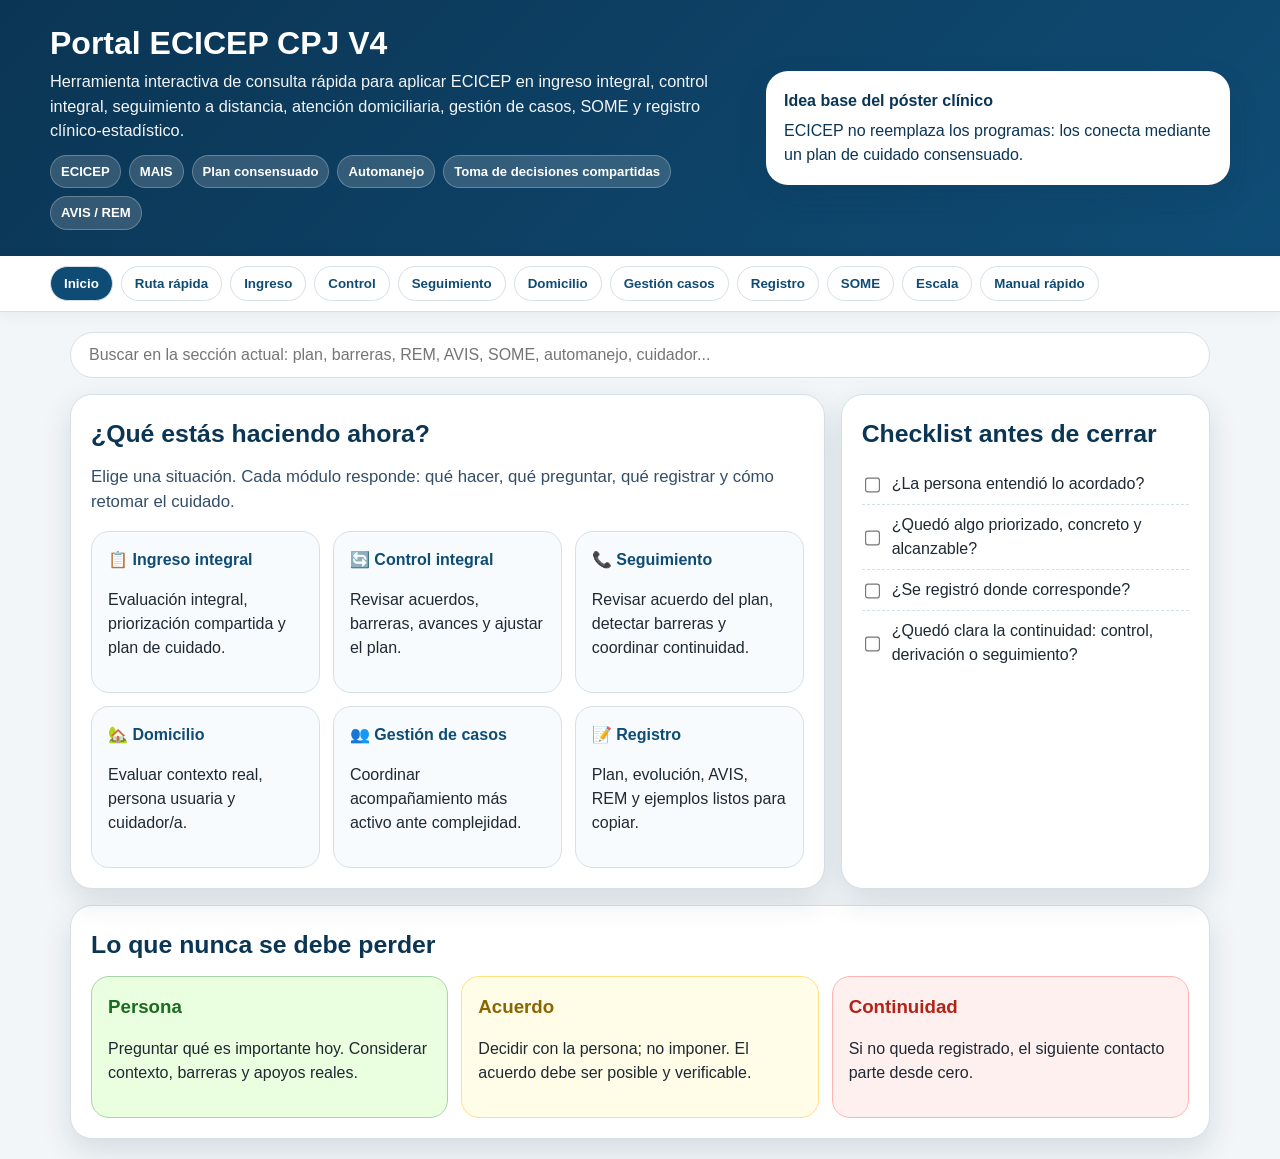
<file: index.html>
<!DOCTYPE html>
<html lang="es">
<head>
<meta charset="UTF-8">
<meta name="viewport" content="width=device-width, initial-scale=1.0">
<title>Portal ECICEP CPJ V4</title>
<style>
:root{
  --azul:#0f4c75;
  --azul2:#0b3554;
  --celeste:#eaf6ff;
  --verde:#7ed957;
  --verde2:#eaffdf;
  --amarillo:#fff59d;
  --amarillo2:#fffde7;
  --rojo:#ff7b7b;
  --rojo2:#fff0f0;
  --gris:#f2f6f8;
  --linea:#d6e0e7;
  --texto:#1e2933;
  --sombra:0 12px 30px rgba(13,48,74,.13);
  --r:22px;
}
*{box-sizing:border-box}
html{scroll-behavior:smooth}
body{margin:0;font-family:Arial,Helvetica,sans-serif;background:var(--gris);color:var(--texto);line-height:1.5}
header{background:linear-gradient(135deg,var(--azul2),var(--azul));color:white;padding:26px 18px}
.header-inner{max-width:1180px;margin:auto;display:grid;grid-template-columns:1.2fr .8fr;gap:20px;align-items:center}
h1{font-size:2rem;line-height:1.1;margin:0 0 8px}
header p{margin:0;font-size:1.02rem;opacity:.95}
.badgebar{display:flex;gap:8px;flex-wrap:wrap;margin-top:12px}
.badge{background:rgba(255,255,255,.16);border:1px solid rgba(255,255,255,.25);padding:6px 10px;border-radius:999px;font-weight:700;font-size:.82rem}
.hero-card{background:white;color:var(--azul2);padding:18px;border-radius:var(--r);box-shadow:var(--sombra)}
.hero-card b{display:block;margin-bottom:6px}
nav{position:sticky;top:0;z-index:10;background:white;border-bottom:1px solid var(--linea);padding:10px 12px;box-shadow:0 3px 16px rgba(0,0,0,.05)}
.nav-inner{max-width:1180px;margin:auto;display:flex;gap:8px;overflow-x:auto}
.nav-inner button{border:1px solid var(--linea);background:#fff;color:var(--azul);border-radius:999px;padding:9px 13px;font-weight:800;white-space:nowrap;cursor:pointer}
.nav-inner button.active,.nav-inner button:hover{background:var(--azul);color:white}
main{max-width:1180px;margin:auto;padding:20px}
.search{width:100%;border:1px solid var(--linea);border-radius:999px;padding:13px 18px;margin-bottom:16px;font-size:1rem}
.section{display:none}
.section.active{display:block}
.grid{display:grid;grid-template-columns:repeat(12,1fr);gap:16px}
.card{background:white;border:1px solid var(--linea);border-radius:var(--r);padding:20px;box-shadow:var(--sombra)}
.s12{grid-column:span 12}.s8{grid-column:span 8}.s7{grid-column:span 7}.s6{grid-column:span 6}.s5{grid-column:span 5}.s4{grid-column:span 4}.s3{grid-column:span 3}
h2{margin:0 0 12px;color:var(--azul2);font-size:1.55rem}
h3{margin:0 0 8px;color:var(--azul)}
.lead{font-size:1.05rem;color:#334e68;margin-top:0}
.focus{background:var(--celeste);border-left:7px solid var(--azul);padding:14px 16px;border-radius:16px;font-weight:800;margin:12px 0}
.yellowbox{background:var(--amarillo2);border-left:7px solid #f7c948;padding:14px 16px;border-radius:16px;margin:12px 0}
.greenbox{background:var(--verde2);border-left:7px solid var(--verde);padding:14px 16px;border-radius:16px;margin:12px 0}
.redbox{background:var(--rojo2);border-left:7px solid var(--rojo);padding:14px 16px;border-radius:16px;margin:12px 0}
.flow{display:grid;grid-template-columns:repeat(6,1fr);gap:12px;counter-reset:n}
.flow .step{position:relative;background:#fff;border:2px solid #bfe9ff;border-radius:20px;padding:18px 12px;text-align:center;min-height:125px;display:flex;flex-direction:column;justify-content:center}
.flow .step:before{counter-increment:n;content:counter(n);position:absolute;top:9px;left:9px;background:var(--verde);color:#082a13;width:30px;height:30px;border-radius:50%;display:flex;align-items:center;justify-content:center;font-weight:900}
.step b{color:var(--azul2)}
.tiles{display:grid;grid-template-columns:repeat(3,1fr);gap:13px}
.tile{background:#f8fbfd;border:1px solid var(--linea);border-radius:18px;padding:16px;cursor:pointer;text-decoration:none;color:inherit;transition:.15s}
.tile:hover{transform:translateY(-2px);background:white;box-shadow:var(--sombra)}
.tile b{display:block;color:var(--azul);margin-bottom:5px}
table{width:100%;border-collapse:separate;border-spacing:0;border:1px solid var(--linea);border-radius:16px;overflow:hidden;background:white;margin:12px 0}
th,td{padding:11px;border-bottom:1px solid var(--linea);vertical-align:top;text-align:left}
tr:last-child td{border-bottom:0}
th{background:var(--azul);color:white}
.check{list-style:none;margin:0;padding:0}
.check li{display:flex;gap:10px;padding:8px 0;border-bottom:1px dashed var(--linea)}
.check li:last-child{border-bottom:0}
.check input{margin-top:5px;transform:scale(1.15)}
.semaforo{display:grid;grid-template-columns:repeat(3,1fr);gap:13px}
.sem{border-radius:18px;padding:16px;border:1px solid}
.sem ul{margin:8px 0 0;padding-left:20px}
.red{background:var(--rojo2);border-color:#ffb3b3}.yellow{background:var(--amarillo2);border-color:#ffe082}.green{background:var(--verde2);border-color:#a5d6a7}
.red h3{color:#b42318}.yellow h3{color:#8a6500}.green h3{color:#1b6b20}
details{background:white;border:1px solid var(--linea);border-radius:16px;margin:10px 0;overflow:hidden}
summary{cursor:pointer;background:#f8fbfd;padding:13px 15px;color:var(--azul);font-weight:900}
details>div{padding:0 15px 15px}
.registro{background:#f8fbfd;border-left:6px solid var(--azul);border-radius:14px;padding:13px;margin:10px 0;white-space:pre-wrap}
.registro.good{background:var(--verde2);border-left-color:var(--verde)}
.registro.bad{background:var(--rojo2);border-left-color:var(--rojo)}
.formrow{display:grid;grid-template-columns:1fr 1fr;gap:12px}
.field{display:flex;flex-direction:column;gap:6px;margin-bottom:10px}
.field label{font-weight:900;color:var(--azul)}
textarea,input[type=text],select,input[type=range]{width:100%;border:1px solid var(--linea);border-radius:14px;padding:12px;background:white;font-family:inherit}
textarea{min-height:88px;resize:vertical}
.btn{border:0;background:var(--azul);color:white;border-radius:999px;padding:11px 15px;font-weight:900;cursor:pointer}
.btn.secondary{background:var(--celeste);color:var(--azul)}
.result{border-radius:18px;padding:14px;margin-top:10px;font-weight:800;white-space:pre-wrap}
.hidden{display:none!important}
.scale-wrap{background:#fff;border:1px solid var(--linea);border-radius:20px;padding:18px;margin-top:10px}
.scale-labels{display:flex;justify-content:space-between;font-weight:800;font-size:.9rem}
.scale-colors{height:16px;border-radius:999px;overflow:hidden;display:grid;grid-template-columns:40% 30% 30%;margin:8px 0}
.scale-colors span:nth-child(1){background:#ff7b7b}.scale-colors span:nth-child(2){background:#f7d95a}.scale-colors span:nth-child(3){background:#70d36b}
.face-row{display:grid;grid-template-columns:repeat(3,1fr);gap:12px;text-align:center;margin:12px 0}
.face{border:1px solid var(--linea);border-radius:16px;padding:12px;background:#f8fbfd}
.face .emoji{font-size:2rem;display:block}
.mini{font-size:.88rem;color:#627d98}
.copybar{display:flex;gap:8px;flex-wrap:wrap;margin-top:10px}
.kbd{background:#eef3f7;border:1px solid #ccd6dd;border-radius:8px;padding:2px 6px;font-family:monospace}
.nores{display:none;background:white;border:1px solid var(--linea);border-radius:16px;padding:14px;margin-bottom:12px}
@media(max-width:920px){
  .header-inner,.grid,.formrow{grid-template-columns:1fr}
  .s8,.s7,.s6,.s5,.s4,.s3{grid-column:span 12}
  .flow,.tiles,.semaforo,.face-row{grid-template-columns:1fr}
}
@media print{nav,.search,.btn{display:none}.section{display:block}.card{box-shadow:none}body{background:white}}
</style>
</head>
<body>
<header>
  <div class="header-inner">
    <div>
      <h1>Portal ECICEP CPJ V4</h1>
      <p>Herramienta interactiva de consulta rápida para aplicar ECICEP en ingreso integral, control integral, seguimiento a distancia, atención domiciliaria, gestión de casos, SOME y registro clínico-estadístico.</p>
      <div class="badgebar"><span class="badge">ECICEP</span><span class="badge">MAIS</span><span class="badge">Plan consensuado</span><span class="badge">Automanejo</span><span class="badge">Toma de decisiones compartidas</span><span class="badge">AVIS / REM</span></div>
    </div>
    <div class="hero-card">
      <b>Idea base del póster clínico</b>
      ECICEP no reemplaza los programas: los conecta mediante un plan de cuidado consensuado.
    </div>
  </div>
</header>

<nav>
  <div class="nav-inner" id="nav">
    <button class="active" data-section="inicio">Inicio</button>
    <button data-section="ruta">Ruta rápida</button>
    <button data-section="ingreso">Ingreso</button>
    <button data-section="control">Control</button>
    <button data-section="seguimiento">Seguimiento</button>
    <button data-section="domicilio">Domicilio</button>
    <button data-section="gestion">Gestión casos</button>
    <button data-section="registro">Registro</button>
    <button data-section="some">SOME</button>
    <button data-section="escala">Escala</button>
    <button data-section="manual">Manual rápido</button>
  </div>
</nav>

<main>
<input id="search" class="search" placeholder="Buscar en la sección actual: plan, barreras, REM, AVIS, SOME, automanejo, cuidador...">
<div id="nores" class="nores">No se encontraron coincidencias en esta sección.</div>

<section id="inicio" class="section active">
  <div class="grid block">
    <div class="card s8">
      <h2>¿Qué estás haciendo ahora?</h2>
      <p class="lead">Elige una situación. Cada módulo responde: qué hacer, qué preguntar, qué registrar y cómo retomar el cuidado.</p>
      <div class="tiles">
        <a class="tile" onclick="go('ingreso')"><b>📋 Ingreso integral</b><p>Evaluación integral, priorización compartida y plan de cuidado.</p></a>
        <a class="tile" onclick="go('control')"><b>🔄 Control integral</b><p>Revisar acuerdos, barreras, avances y ajustar el plan.</p></a>
        <a class="tile" onclick="go('seguimiento')"><b>📞 Seguimiento</b><p>Revisar acuerdo del plan, detectar barreras y coordinar continuidad.</p></a>
        <a class="tile" onclick="go('domicilio')"><b>🏡 Domicilio</b><p>Evaluar contexto real, persona usuaria y cuidador/a.</p></a>
        <a class="tile" onclick="go('gestion')"><b>👥 Gestión de casos</b><p>Coordinar acompañamiento más activo ante complejidad.</p></a>
        <a class="tile" onclick="go('registro')"><b>📝 Registro</b><p>Plan, evolución, AVIS, REM y ejemplos listos para copiar.</p></a>
      </div>
    </div>
    <div class="card s4">
      <h2>Checklist antes de cerrar</h2>
      <ul class="check">
        <li><input type="checkbox"><span>¿La persona entendió lo acordado?</span></li>
        <li><input type="checkbox"><span>¿Quedó algo priorizado, concreto y alcanzable?</span></li>
        <li><input type="checkbox"><span>¿Se registró donde corresponde?</span></li>
        <li><input type="checkbox"><span>¿Quedó clara la continuidad: control, derivación o seguimiento?</span></li>
      </ul>
    </div>
  </div>
  <div class="card block" style="margin-top:16px">
    <h2>Lo que nunca se debe perder</h2>
    <div class="semaforo">
      <div class="sem green"><h3>Persona</h3><p>Preguntar qué es importante hoy. Considerar contexto, barreras y apoyos reales.</p></div>
      <div class="sem yellow"><h3>Acuerdo</h3><p>Decidir con la persona; no imponer. El acuerdo debe ser posible y verificable.</p></div>
      <div class="sem red"><h3>Continuidad</h3><p>Si no queda registrado, el siguiente contacto parte desde cero.</p></div>
    </div>
  </div>
</section>

<section id="ruta" class="section">
  <div class="card block">
    <h2>Ruta rápida de atención ECICEP</h2>
    <p class="lead">Basada en el póster clínico del CESFAM Plaza Justicia.</p>
    <div class="flow">
      <div class="step"><b>Identificar</b><small>Personas de 15 años o más G1, G2 o G3 que se beneficien de un plan.</small></div>
      <div class="step"><b>Explicar e invitar</b><small>Qué es, qué cambia y por qué se propone ECICEP.</small></div>
      <div class="step"><b>Derivar a ingreso</b><small>Vía SOME con hoja derivación interna: Ingreso MMC A5.</small></div>
      <div class="step"><b>Ingreso integral</b><small>Evaluación integral + priorización + plan consensuado.</small></div>
      <div class="step"><b>Dar continuidad</b><small>Controles integrales, revisar barreras, avances y evolución.</small></div>
      <div class="step"><b>Escalar si corresponde</b><small>Gestión de casos, seguimiento a distancia o VDI.</small></div>
    </div>
  </div>
  <div class="grid block" style="margin-top:16px">
    <div class="card s6">
      <h2>Criterios orientadores de prioridad</h2>
      <ul>
        <li>Barreras persistentes que interfieren con adherencia o autocuidado.</li>
        <li>Consulta de urgencia u hospitalizaciones recientes.</li>
        <li>Inasistencias reiteradas.</li>
        <li>Barreras psicosociales.</li>
        <li>Descompensación.</li>
        <li>Necesidad de coordinación en red.</li>
      </ul>
    </div>
    <div class="card s6">
      <h2>Cuándo priorizar evaluación médica o dupla</h2>
      <ul>
        <li>Caso nuevo sin antecedente clínico.</li>
        <li>Receta no vigente.</li>
        <li>Descompensación, urgencia o egreso reciente.</li>
        <li>Necesidad de ajuste o renovación de tratamiento.</li>
      </ul>
    </div>
  </div>
</section>

<section id="ingreso" class="section">
  <div class="grid block">
    <div class="card s7">
      <h2>Ingreso integral ECICEP</h2>
      <div class="focus">Debe incluir evaluación integral, priorización compartida de problemas y elaboración del plan de cuidado.</div>
      <table>
        <tr><th>Debe incluir</th><th>Qué mirar</th></tr>
        <tr><td>Situación de salud</td><td>Condiciones, riesgos, síntomas, tratamientos, controles y necesidades pendientes.</td></tr>
        <tr><td>Contexto</td><td>Rutina, familia/cuidador, barreras sociales, acceso, comprensión, recursos.</td></tr>
        <tr><td>Prioridades</td><td>Qué preocupa o importa a la persona hoy.</td></tr>
        <tr><td>Disposición al cambio</td><td>Importancia, posibilidad, confianza, apoyos necesarios.</td></tr>
        <tr><td>Plan trazable</td><td>Problema, objetivo, actividad, responsable, plazo/seguimiento y evolución.</td></tr>
      </table>
    </div>
    <div class="card s5">
      <h2>Checklist de ingreso</h2>
      <ul class="check">
        <li><input type="checkbox"><span>Revisé antecedentes y estratificación.</span></li>
        <li><input type="checkbox"><span>Expliqué ECICEP en lenguaje claro.</span></li>
        <li><input type="checkbox"><span>Pregunté qué es importante para la persona hoy.</span></li>
        <li><input type="checkbox"><span>Identifiqué barreras y facilitadores.</span></li>
        <li><input type="checkbox"><span>Priorizamos 1 o 2 problemas abordables.</span></li>
        <li><input type="checkbox"><span>Construimos acuerdo posible.</span></li>
        <li><input type="checkbox"><span>Registré plan y continuidad.</span></li>
      </ul>
    </div>
  </div>
  <div class="card block" style="margin-top:16px">
    <h2>Generador de plan de cuidado</h2>
    <div class="formrow">
      <div class="field"><label>Observaciones / contexto relevante</label><textarea id="obs"></textarea></div>
      <div class="field"><label>Problema priorizado</label><textarea id="prob"></textarea></div>
      <div class="field"><label>Objetivo</label><textarea id="obj"></textarea></div>
      <div class="field"><label>Actividad(es)</label><textarea id="act"></textarea></div>
      <div class="field"><label>Responsable(s)</label><textarea id="resp"></textarea></div>
      <div class="field"><label>Seguimiento / plazo</label><textarea id="seg"></textarea></div>
    </div>
    <button class="btn" onclick="generarRegistro()">Generar texto para copiar</button>
    <div id="registroOut" class="registro hidden"></div>
  </div>
</section>

<section id="control" class="section">
  <div class="card block">
    <h2>Control integral</h2>
    <div class="focus">Para ser control integral debe revisar y actualizar el plan de cuidado. No basta con realizar un control programático aislado.</div>
    <table>
      <tr><th>Revisar</th><th>Pregunta útil</th><th>Registrar</th></tr>
      <tr><td>Acuerdo vigente</td><td>¿Qué habíamos acordado revisar hoy?</td><td>Acuerdo revisado y estado.</td></tr>
      <tr><td>Avances</td><td>¿Qué logró hacer desde el último contacto?</td><td>Logro concreto y efecto percibido.</td></tr>
      <tr><td>Barreras</td><td>¿Qué se hizo difícil?</td><td>Barrera específica; no solo “no adherente”.</td></tr>
      <tr><td>Comprensión</td><td>¿Cómo entendió lo indicado?</td><td>Duda, error, aclaración o educación.</td></tr>
      <tr><td>Ajuste</td><td>¿Este acuerdo sigue siendo posible?</td><td>Mantener, ajustar, reemplazar o escalar.</td></tr>
    </table>
  </div>
  <div class="yellowbox block"><b>Regla clave:</b> si el estado queda parcial o no cumple, registrar causa o barrera, ajustar el plan y definir acción.</div>
</section>

<section id="seguimiento" class="section">
  <div class="grid block">
    <div class="card s7">
      <h2>Seguimiento a distancia</h2>
      <div class="focus">No es una llamada administrativa. Debe revisar un acuerdo del plan, detectar barreras o activar continuidad.</div>
      <ul class="check">
        <li><input type="checkbox"><span>Confirmar identidad y motivo.</span></li>
        <li><input type="checkbox"><span>Retomar acuerdo del plan.</span></li>
        <li><input type="checkbox"><span>Preguntar avances.</span></li>
        <li><input type="checkbox"><span>Explorar barreras o alertas.</span></li>
        <li><input type="checkbox"><span>Reforzar automanejo si corresponde.</span></li>
        <li><input type="checkbox"><span>Definir continuidad: mantener, citar, coordinar o escalar.</span></li>
        <li><input type="checkbox"><span>Registrar en ficha y REM A01 sección F según riesgo.</span></li>
      </ul>
    </div>
    <div class="card s5">
      <h2>Ejemplo breve</h2>
      <div class="registro good">Seguimiento a distancia ECICEP. Se revisa acuerdo de toma regular de antihipertensivo. Refiere olvido nocturno 2 veces en la semana. Barrera: rutina irregular. Se acuerda asociar toma a cepillado dental y mantener alarma. Sin signos de alarma. Próxima revisión en control integral.</div>
    </div>
  </div>
</section>

<section id="domicilio" class="section">
  <div class="card block">
    <h2>Atención domiciliaria y cuidador/a</h2>
    <div class="focus">En domicilio se debe mirar si el plan es posible en la vida real de la persona.</div>
    <div class="tiles">
      <div class="tile"><b>Persona usuaria</b><p>Funcionalidad, síntomas, autonomía, ánimo, prioridades.</p></div>
      <div class="tile"><b>Cuidador/a</b><p>Rol, carga, comprensión del plan, apoyos y sobrecarga.</p></div>
      <div class="tile"><b>Entorno</b><p>Seguridad, acceso, medicamentos, alimentos, red y barreras.</p></div>
    </div>
    <table>
      <tr><th>Si se registra en una misma ficha</th><th>Cómo diferenciar</th></tr>
      <tr><td>Persona usuaria y cuidador/a</td><td>Anteponer nombre o rol: “Usuario Juan: … / Cuidadora María: …”.</td></tr>
    </table>
  </div>
</section>

<section id="gestion" class="section">
  <div class="card block">
    <h2>Gestión de casos</h2>
    <div class="focus">Acompañamiento intensivo y coordinado para personas con necesidades complejas, orientado a ejecutar, ajustar y dar continuidad al plan.</div>
    <div class="semaforo">
      <div class="sem green"><h3>Cuidado habitual</h3><ul><li>Plan claro.</li><li>Sin alertas relevantes.</li><li>Comprensión suficiente.</li></ul></div>
      <div class="sem yellow"><h3>Considerar gestión</h3><ul><li>Barreras persistentes.</li><li>Inasistencias reiteradas.</li><li>Necesita coordinación.</li></ul></div>
      <div class="sem red"><h3>Activar gestión</h3><ul><li>Alta complejidad clínica/psicosocial.</li><li>Urgencias u hospitalizaciones recientes.</li><li>Dificultad persistente para cumplir el plan.</li></ul></div>
    </div>
  </div>
  <div class="card block" style="margin-top:16px">
    <h2>Evaluador rápido</h2>
    <ul class="check">
      <li><input class="risk" type="checkbox"><span>Alta complejidad clínica o psicosocial.</span></li>
      <li><input class="risk" type="checkbox"><span>Múltiples especialidades en seguimiento.</span></li>
      <li><input class="risk" type="checkbox"><span>Hospitalizaciones recientes o policonsulta de urgencia.</span></li>
      <li><input class="risk" type="checkbox"><span>Baja alfabetización en salud.</span></li>
      <li><input class="risk" type="checkbox"><span>Dificultades persistentes para cumplir el plan.</span></li>
    </ul>
    <button class="btn" onclick="calcGestion()">Orientar decisión</button>
    <div id="gestionOut" class="result hidden"></div>
  </div>
</section>

<section id="registro" class="section">
  <div class="grid block">
    <div class="card s6">
      <h2>Registro útil</h2>
      <div class="focus">Debe permitir que otro integrante continúe el cuidado sin ambigüedades.</div>
      <h3>Registro débil</h3>
      <div class="registro bad">Paciente no adherente. Se educa. Control según agenda.</div>
      <h3>Registro útil</h3>
      <div class="registro good">Observaciones: Refiere olvido frecuente del antihipertensivo durante fines de semana. Entiende para qué sirve, pero no tiene rutina estable.
Plan de cuidado:
[P1] Problema: adherencia irregular al tratamiento antihipertensivo;
Objetivo: mantener toma diaria durante próximas 4 semanas;
Actividad(es): dejar medicamento junto al cepillo de dientes y mantener alarma a las 22:00;
Responsable(s): usuaria;
Seguimiento: revisar en próximo control; si persiste dificultad, considerar seguimiento a distancia.</div>
    </div>
    <div class="card s6">
      <h2>Campos mínimos del plan</h2>
      <ul class="check">
        <li><input type="checkbox"><span>Observaciones relevantes.</span></li>
        <li><input type="checkbox"><span>Problema priorizado.</span></li>
        <li><input type="checkbox"><span>Objetivo realista y alcanzable.</span></li>
        <li><input type="checkbox"><span>Actividad específica acordada.</span></li>
        <li><input type="checkbox"><span>Responsable.</span></li>
        <li><input type="checkbox"><span>Fecha/plazo/seguimiento.</span></li>
        <li><input type="checkbox"><span>Evolución: avances, barreras, cambios o cumplimiento.</span></li>
      </ul>
    </div>
  </div>
  <div class="card block" style="margin-top:16px">
    <h2>Registro estadístico rápido</h2>
    <table>
      <tr><th>Situación</th><th>Registro</th></tr>
      <tr><td>Ingreso ECICEP</td><td>REM A05 sección U: Ingreso + Plan de Cuidado.</td></tr>
      <tr><td>Control integral según riesgo</td><td>REM A01 sección F. Si es programático, registrar programa + control integral solo si revisa y actualiza plan.</td></tr>
      <tr><td>Seguimiento a distancia</td><td>REM A01 sección F según riesgo.</td></tr>
      <tr><td>Gestión de casos</td><td>REM A05 sección U: ingreso o egreso de gestión de casos.</td></tr>
      <tr><td>PADDS / VDI</td><td>PADDS: agregar REM A05 sección V. VDI: REM A26 sección A y A.1 con condicionante ECICEP.</td></tr>
    </table>
  </div>
</section>

<section id="some" class="section">
  <div class="card block">
    <h2>SOME y continuidad</h2>
    <div class="focus">SOME apoya acceso y continuidad. No define pertinencia clínica ni prioridad sanitaria.</div>
    <table>
      <tr><th>Solicitud</th><th>Debe indicar</th><th>Si falta información</th></tr>
      <tr><td>Ingreso MMC</td><td>Hoja derivación interna A5.</td><td>Consultar a quien deriva antes de agendar.</td></tr>
      <tr><td>Control MMC</td><td>Hoja derivación interna B5 y fecha tentativa.</td><td>Confirmar prestación requerida.</td></tr>
      <tr><td>Gestión de casos</td><td>Observación: ingreso gestión de casos + objetivo.</td><td>Solicitar aclaración clínica.</td></tr>
      <tr><td>Seguimiento a distancia</td><td>Acuerdo a revisar y fecha tentativa.</td><td>No agendar como llamada administrativa si no revisa plan.</td></tr>
    </table>
  </div>
</section>

<section id="escala" class="section">
  <div class="grid block">
    <div class="card s6">
      <h2>Pregunta 1 | Importancia</h2>
      <div class="focus">¿Qué tan importante es para usted intentar este cambio?</div>
      <p>Piense por qué este cambio podría ser importante para usted.</p>
      <div class="face-row">
        <div class="face"><span class="emoji">☹️</span><b>Conversemos más</b><br><small>Aún me falta entenderlo mejor</small></div>
        <div class="face"><span class="emoji">😐</span><b>Ajustemos</b><br><small>Tengo dudas o necesito apoyo</small></div>
        <div class="face"><span class="emoji">🙂</span><b>Intentemos un paso</b><br><small>Puedo comenzar con una acción posible</small></div>
      </div>
      <div class="scale-wrap">
        <input id="imp" type="range" min="1" max="10" value="5" oninput="scaleDecision()">
        <div class="scale-colors"><span></span><span></span><span></span></div>
        <div class="scale-labels"><span>Nada</span><span>Algo importante</span><span>Muy</span></div>
      </div>
    </div>
    <div class="card s6">
      <h2>Pregunta 2 | Posibilidad</h2>
      <div class="focus">¿Qué tan posible se siente de intentar este cambio?</div>
      <p>¿Qué apoyo, ajuste o condición le ayudaría a intentarlo?</p>
      <div class="scale-wrap">
        <input id="pos" type="range" min="1" max="10" value="5" oninput="scaleDecision()">
        <div class="scale-colors"><span></span><span></span><span></span></div>
        <div class="scale-labels"><span>Nada</span><span>Algo posible</span><span>Muy</span></div>
      </div>
      <div id="scaleOut" class="result yellow"></div>
      <div class="yellowbox"><b>Para conversar:</b> ¿Qué hace que sea ese número y no uno más bajo? ¿Qué ayudaría a subir un punto?</div>
    </div>
  </div>
</section>

<section id="manual" class="section">
  <div class="card block">
    <h2>Manual rápido: conversación clínica ECICEP</h2>
    <details open><summary>1. Abrir la entrevista</summary><div><p>“¿Qué es lo más importante que le gustaría revisar hoy?”</p><p>“¿Qué le preocupa más en este momento?”</p></div></details>
    <details><summary>2. Explorar antes de indicar</summary><div><p>“¿Cómo entiende usted lo que estamos revisando?”</p><p>“¿Qué ha intentado hacer hasta ahora?”</p><p>“¿Qué le ha dificultado mantenerlo?”</p></div></details>
    <details><summary>3. Priorizar</summary><div><p>“De todo lo conversado, ¿qué siente que hoy le afecta más?”</p><p>“¿Con qué tema le haría más sentido partir?”</p></div></details>
    <details><summary>4. Deliberar</summary><div><p>“Tenemos distintas formas de abordar esto; revisemos cuál le haría más sentido.”</p><p>“¿Cuál alternativa siente más posible para usted hoy?”</p></div></details>
    <details><summary>5. Cerrar con acuerdo</summary><div><p>“Para dejarlo claro: hoy acordamos trabajar en..., con el objetivo de..., como primer paso usted realizará..., y lo revisaremos en...”</p></div></details>
  </div>
  <div class="card block" style="margin-top:16px">
    <h2>Aspectos mínimos a explorar</h2>
    <div class="tiles">
      <div class="tile"><b>Adherencia a controles</b><p>Asistencia, inasistencias, comprensión de controles y acceso.</p></div>
      <div class="tile"><b>Tratamiento farmacológico</b><p>Uso regular, comprensión, RAM, polifarmacia y acceso.</p></div>
      <div class="tile"><b>Alimentación</b><p>Suficiencia, rutina, recursos, masticación/deglución.</p></div>
      <div class="tile"><b>Actividad física</b><p>Movimiento, dolor, fatiga, miedo a caer, seguridad.</p></div>
      <div class="tile"><b>Tabaco / alcohol</b><p>Consumo, motivación, riesgos, barreras y disposición.</p></div>
      <div class="tile"><b>Otros aspectos</b><p>Salud mental, dolor, cuidador/a, violencia, deterioro funcional.</p></div>
    </div>
  </div>
</section>

</main>

<script>
const buttons=document.querySelectorAll('nav button');
const sections=document.querySelectorAll('.section');
const search=document.getElementById('search');
const nores=document.getElementById('nores');

function go(id){
  sections.forEach(s=>s.classList.toggle('active',s.id===id));
  buttons.forEach(b=>b.classList.toggle('active',b.dataset.section===id));
  search.value='';
  clearSearch();
  window.scrollTo({top:0,behavior:'smooth'});
}
buttons.forEach(b=>b.addEventListener('click',()=>go(b.dataset.section)));

function clearSearch(){
  document.querySelectorAll('.hidden').forEach(e=>e.classList.remove('hidden'));
  nores.style.display='none';
}
search.addEventListener('input',()=>{
  const t=search.value.trim().toLowerCase();
  const active=document.querySelector('.section.active');
  const blocks=active.querySelectorAll('.block,.card,details,table,.registro,.focus,.yellowbox,.greenbox,.redbox');
  if(!t){clearSearch();return;}
  let visible=0;
  blocks.forEach(b=>{
    const m=b.innerText.toLowerCase().includes(t);
    b.classList.toggle('hidden',!m);
    if(m) visible++;
  });
  nores.style.display=visible?'none':'block';
});

function val(id){return document.getElementById(id).value || '[completar]';}
function generarRegistro(){
  const txt=`Observaciones: ${val('obs')}

Plan de cuidado:
[P1] Problema: ${val('prob')};
Objetivo: ${val('obj')};
Actividad(es): ${val('act')};
Responsable(s): ${val('resp')};
Seguimiento: ${val('seg')};
Evolución: registrar avances, barreras, cumplimiento y ajustes en el próximo contacto.`;
  const out=document.getElementById('registroOut');
  out.innerText=txt;
  out.classList.remove('hidden');
}
function calcGestion(){
  const n=[...document.querySelectorAll('.risk')].filter(x=>x.checked).length;
  const out=document.getElementById('gestionOut');
  if(n>=4){out.className='result red';out.innerText=`${n} criterios marcados: activar gestión de casos y coordinación del equipo.`;}
  else if(n>=2){out.className='result yellow';out.innerText=`${n} criterios marcados: considerar gestión de casos o seguimiento más activo.`;}
  else{out.className='result green';out.innerText=`${n} criterio(s) marcado(s): mantener cuidado habitual, dejando continuidad clara.`;}
  out.classList.remove('hidden');
}
function scaleDecision(){
  const imp=Number(document.getElementById('imp').value);
  const pos=Number(document.getElementById('pos').value);
  const out=document.getElementById('scaleOut');
  let text='',cls='yellow';
  if(imp<5){cls='red';text=`Importancia ${imp}/10 y posibilidad ${pos}/10.\nOrientación: falta importancia. Conviene conversar más antes de cerrar un acuerdo.`;}
  else if(imp>=5 && pos<7){cls='yellow';text=`Importancia ${imp}/10 y posibilidad ${pos}/10.\nOrientación: es importante, pero poco/algo posible. Ajustar meta, apoyo o condición.`;}
  else{cls='green';text=`Importancia ${imp}/10 y posibilidad ${pos}/10.\nOrientación: importante y posible. Intentar un paso concreto, con responsable y seguimiento.`;}
  out.className='result '+cls;
  out.innerText=text;
}
scaleDecision();
</script>
</body>
</html>
</file>
